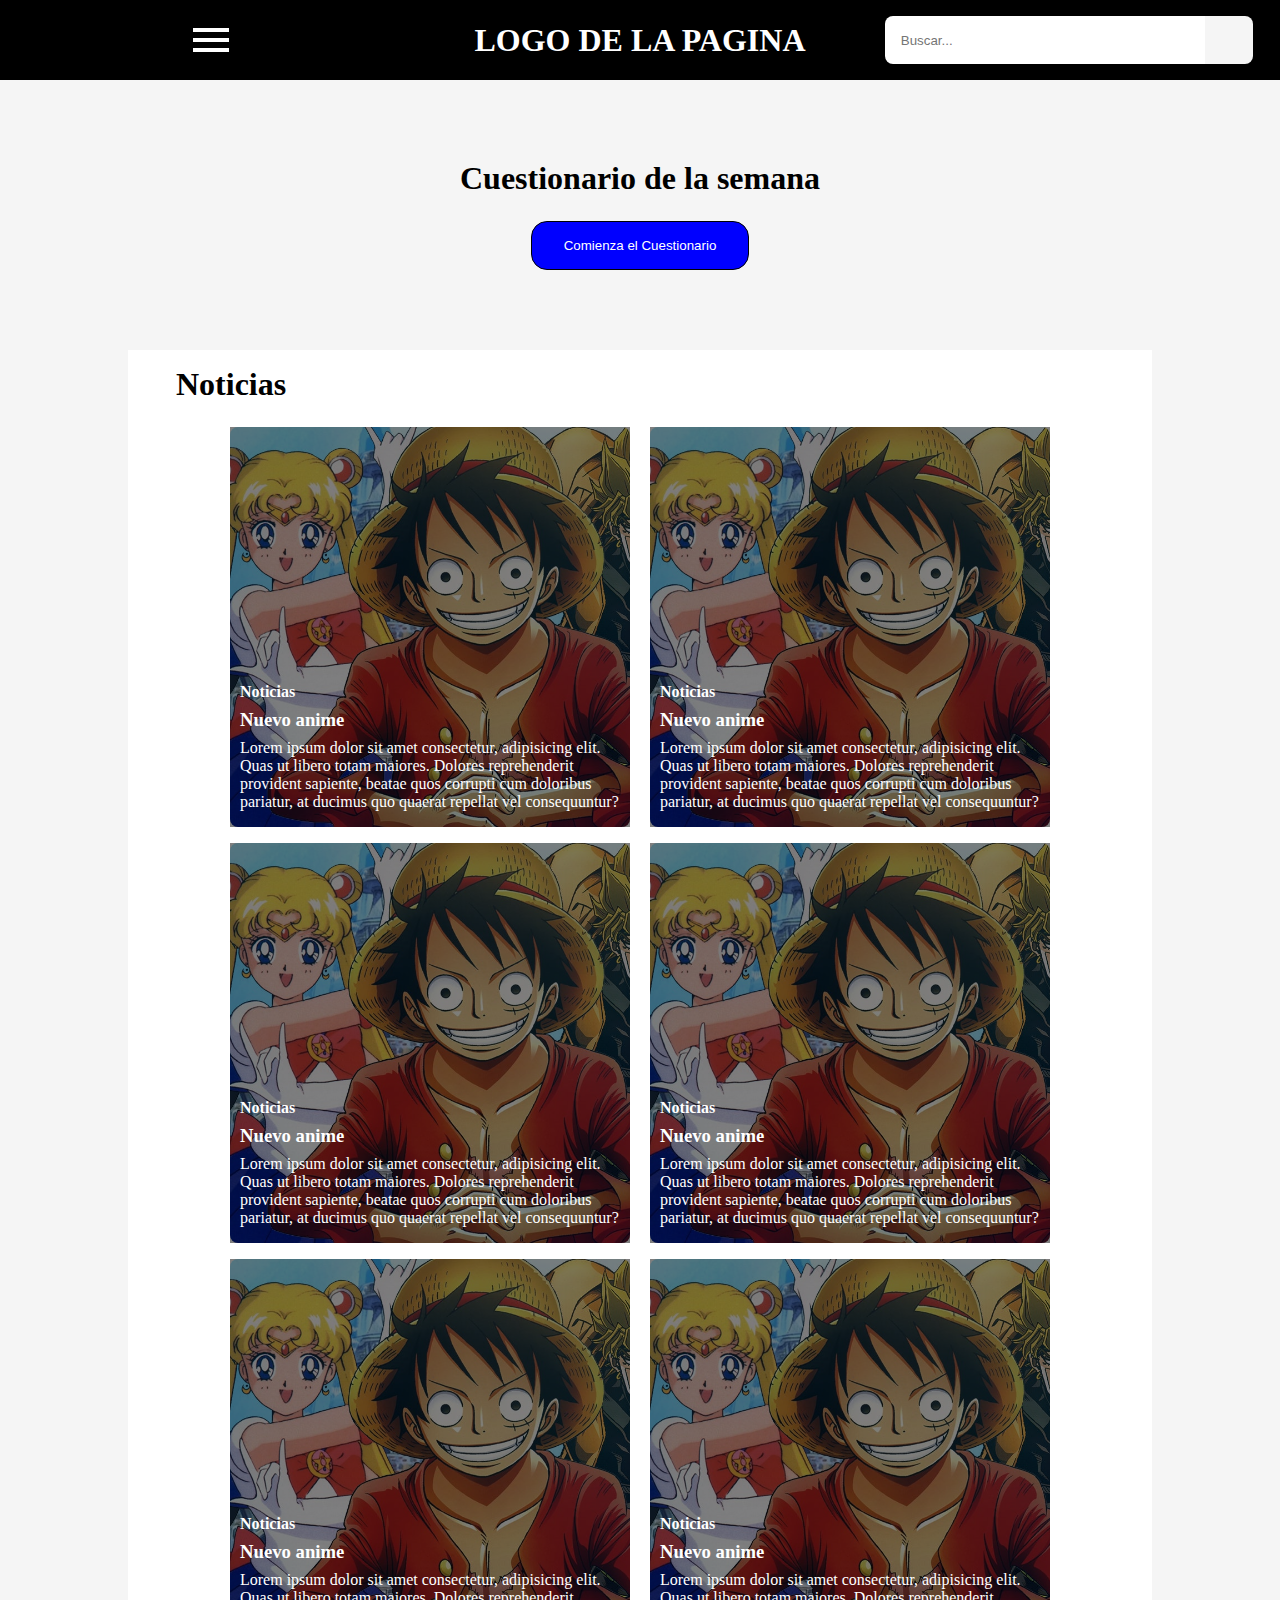
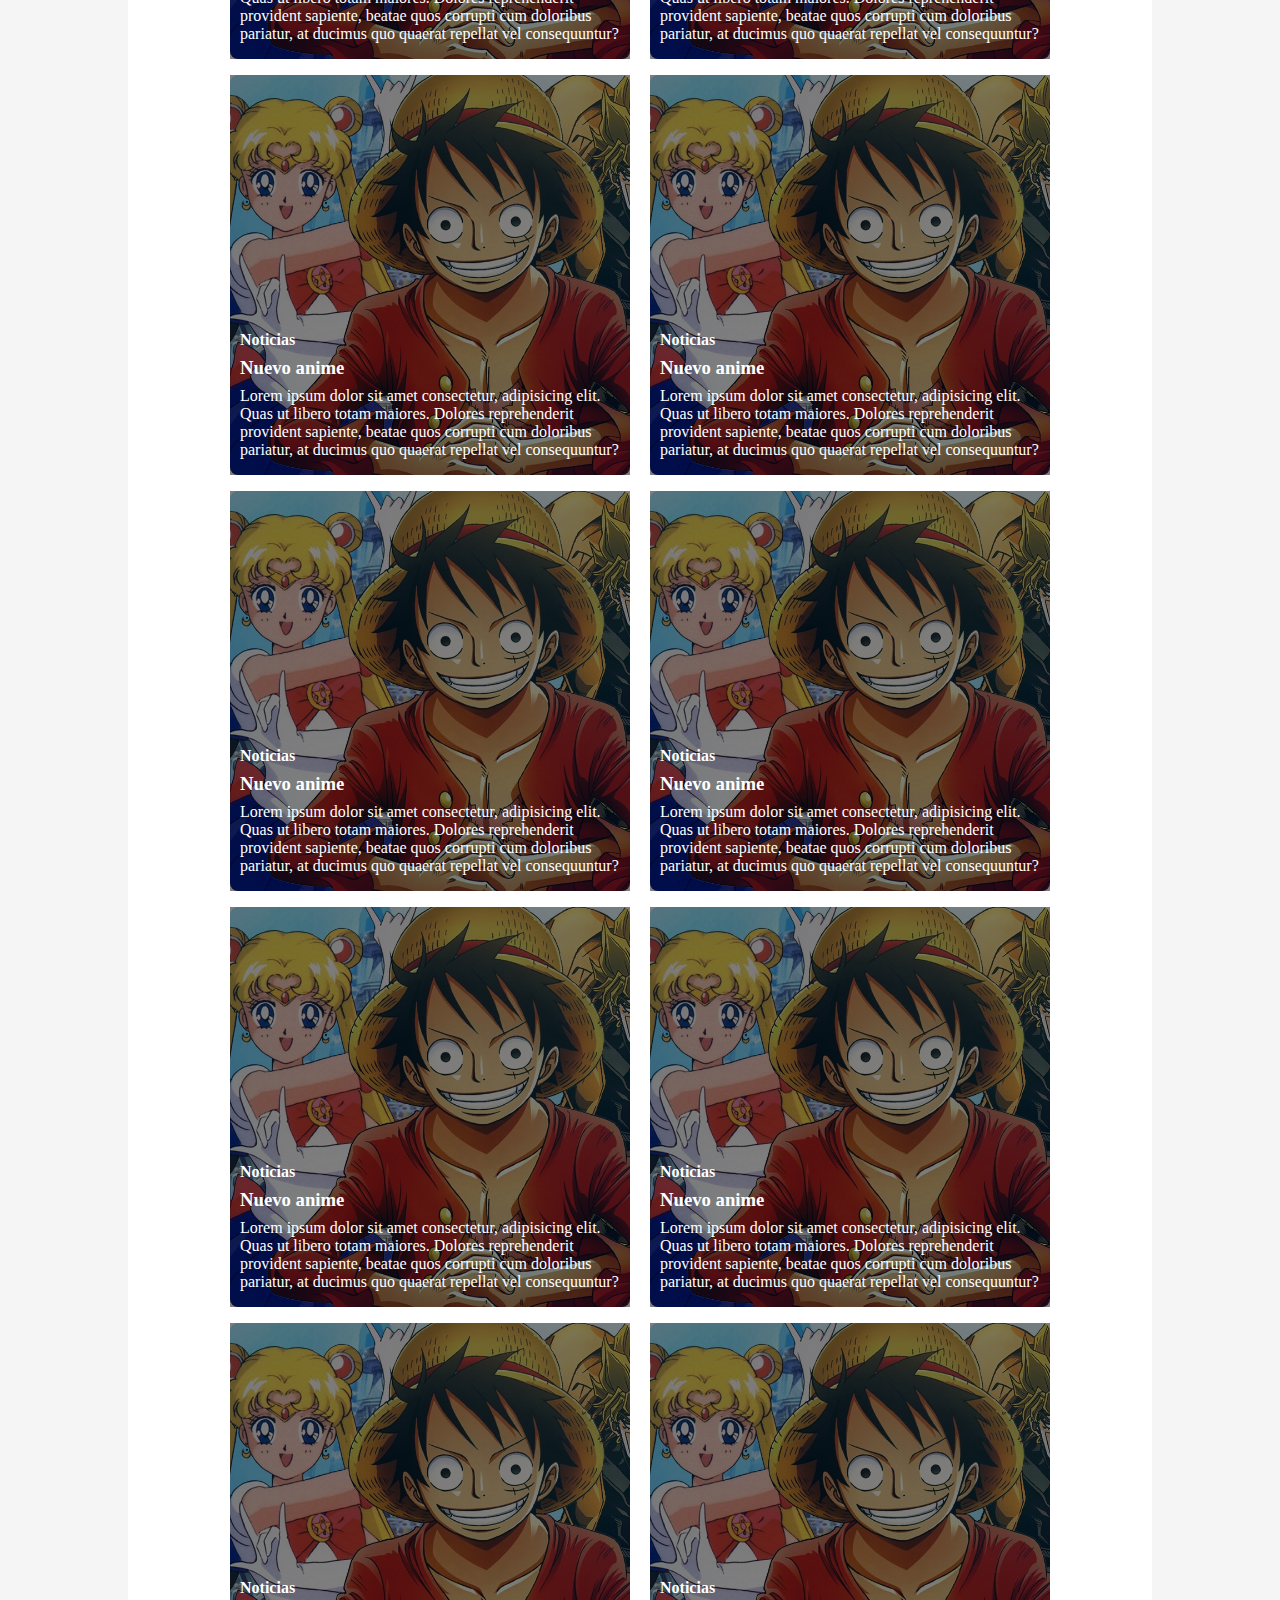
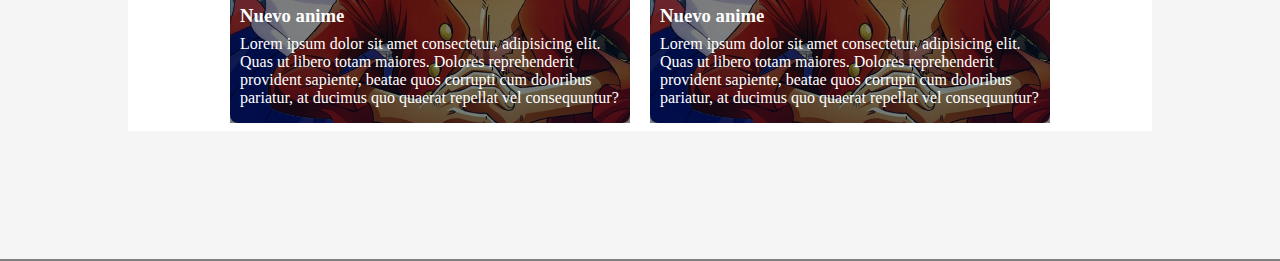
<file: index.html>
<!DOCTYPE html>
<html lang="en">
<head>
    <meta charset="UTF-8">
    <meta http-equiv="X-UA-Compatible" content="IE=edge">
    <meta name="viewport" content="width=device-width, initial-scale=1.0">
    <title>Proyecto final Codo a Codo</title>
    <link rel="stylesheet" href="style.css">
    <link rel="stylesheet" href="https://unicons.iconscout.com/release/v4.0.0/css/line.css">
    <link rel="preconnect" href="https://fonts.googleapis.com">
    <link rel="preconnect" href="https://fonts.gstatic.com" crossorigin>
    <link href="https://fonts.googleapis.com/css2?family=Montserrat&family=Roboto:wght@100&display=swap" rel="stylesheet">
</head>
<body>
<!--------------------------------------HEADER------------------------------------>
    <header>
        <nav class="navbar">
            <div class="menu-container">
                <ul class="menu">
                    <li class="menu-item">
                        <a href="#" class="menu-link">
                            <i class="uil uil-estate"></i>
                            <p>Home</p>
                        </a>
                    </li>
                    <li class="menu-item">
                        <a href="#" class="menu-link">
                            <i class="uil uil-newspaper"></i>
                            <p>Noticias</p>
                        </a>
                    </li>
                    <li class="menu-item">
                        <a href="#" class="menu-link">
                            <i class="uil uil-clipboard-alt"></i>
                            <p>Cuestionario</p>
                        </a>
                    </li>
                    <li class="menu-item">
                        <a href="#" class="menu-link">
                            <i class="uil uil-postcard"></i>
                            <p>Contacto</p>
                        </a>
                    </li>
                    <li class="menu-item user">
                        <a href="#" class="menu-link">
                            <i class="uil uil-sign-in-alt"></i>
                            <p>Login</p>
                        </a>
                    </li>
                    <li class="menu-item">
                        <a href="#" class="menu-link">
                            <i class="uil uil-signin"></i>
                            <p>Sign In</p>
                        </a>
                    </li>
                </ul>
                <div class="hamburger">
                    <span class="bar"></span>
                    <span class="bar"></span>
                    <span class="bar"></span>
                </div>
            </div>
            <div class="logo-container">
                <h1 style="color: white;">LOGO DE LA PAGINA</h1>
            </div>
            <div class="menu-search-container">
                <div class="searchbar">
                    <div class="searchbar-cancel-box">
                        <i class="uil uil-times"></i>
                    </div>
                    <div class="searchbar-input">
                        <input type="text" placeholder="Buscar...">
                    </div>
                    <div class="searchbar-box">
                        <i class="uil uil-search"></i>
                    </div>                    
                </div>
            </div>
        </nav>
    </header>
<!------------------------------------------------------------------------------>
<!--------------------------------------MAIN------------------------------------>
    <body>

        <div class="main-container">
            <div class="main-cuestionario-container">
                <div class="main-cuestionario-background">
                    <div class="main-cuestionario-title">
                        <h1>Cuestionario de la semana</h1>
                    </div>
                    <div class="main-cuestionario-button">
                        <a href="Cuestionario.html">
                            <button>Comienza el Cuestionario</button>
                        </a>
                    </div>
                </div>
            </div>
        </div>
        <div class="main-container news">
            <div class="main-container-title">
                <div class="main-title">
                    <h1>Noticias</h1>
                </div>
                <div class="main-title-line"></div>
            </div>

            <div class="main-card">
                <div class="main-card-background">
                    <a href="#">
                        <div class="main-card-text-container">
                            <div class="main-card-tag">
                                <p>Noticias</p>
                            </div>
                            <div class="main-card-title">
                                <h3>Nuevo anime</h3>
                            </div>
                            <div class="main-card-text">
                                <p>Lorem ipsum dolor sit amet consectetur, adipisicing elit. Quas ut libero totam maiores. Dolores reprehenderit provident sapiente, beatae quos corrupti cum doloribus pariatur, at ducimus quo quaerat repellat vel consequuntur?</p>
                            </div>
                        </div>
                    </a>   
                </div>
            </div>

            <div class="main-card">
                <div class="main-card-background">
                    <a href="#">
                        <div class="main-card-text-container">
                            <div class="main-card-tag">
                                <p>Noticias</p>
                            </div>
                            <div class="main-card-title">
                                <h3>Nuevo anime</h3>
                            </div>
                            <div class="main-card-text">
                                <p>Lorem ipsum dolor sit amet consectetur, adipisicing elit. Quas ut libero totam maiores. Dolores reprehenderit provident sapiente, beatae quos corrupti cum doloribus pariatur, at ducimus quo quaerat repellat vel consequuntur?</p>
                            </div>
                        </div>
                    </a>   
                </div>
            </div>

            <div class="main-card">
                <div class="main-card-background">
                    <a href="#">
                        <div class="main-card-text-container">
                            <div class="main-card-tag">
                                <p>Noticias</p>
                            </div>
                            <div class="main-card-title">
                                <h3>Nuevo anime</h3>
                            </div>
                            <div class="main-card-text">
                                <p>Lorem ipsum dolor sit amet consectetur, adipisicing elit. Quas ut libero totam maiores. Dolores reprehenderit provident sapiente, beatae quos corrupti cum doloribus pariatur, at ducimus quo quaerat repellat vel consequuntur?</p>
                            </div>
                        </div>
                    </a>   
                </div>
            </div>

            <div class="main-card">
                <div class="main-card-background">
                    <a href="#">
                        <div class="main-card-text-container">
                            <div class="main-card-tag">
                                <p>Noticias</p>
                            </div>
                            <div class="main-card-title">
                                <h3>Nuevo anime</h3>
                            </div>
                            <div class="main-card-text">
                                <p>Lorem ipsum dolor sit amet consectetur, adipisicing elit. Quas ut libero totam maiores. Dolores reprehenderit provident sapiente, beatae quos corrupti cum doloribus pariatur, at ducimus quo quaerat repellat vel consequuntur?</p>
                            </div>
                        </div>
                    </a>   
                </div>
            </div>

            <div class="main-card">
                <div class="main-card-background">
                    <a href="#">
                        <div class="main-card-text-container">
                            <div class="main-card-tag">
                                <p>Noticias</p>
                            </div>
                            <div class="main-card-title">
                                <h3>Nuevo anime</h3>
                            </div>
                            <div class="main-card-text">
                                <p>Lorem ipsum dolor sit amet consectetur, adipisicing elit. Quas ut libero totam maiores. Dolores reprehenderit provident sapiente, beatae quos corrupti cum doloribus pariatur, at ducimus quo quaerat repellat vel consequuntur?</p>
                            </div>
                        </div>
                    </a>   
                </div>
            </div>

            <div class="main-card">
                <div class="main-card-background">
                    <a href="#">
                        <div class="main-card-text-container">
                            <div class="main-card-tag">
                                <p>Noticias</p>
                            </div>
                            <div class="main-card-title">
                                <h3>Nuevo anime</h3>
                            </div>
                            <div class="main-card-text">
                                <p>Lorem ipsum dolor sit amet consectetur, adipisicing elit. Quas ut libero totam maiores. Dolores reprehenderit provident sapiente, beatae quos corrupti cum doloribus pariatur, at ducimus quo quaerat repellat vel consequuntur?</p>
                            </div>
                        </div>
                    </a>   
                </div>
            </div>

            <div class="main-card">
                <div class="main-card-background">
                    <a href="#">
                        <div class="main-card-text-container">
                            <div class="main-card-tag">
                                <p>Noticias</p>
                            </div>
                            <div class="main-card-title">
                                <h3>Nuevo anime</h3>
                            </div>
                            <div class="main-card-text">
                                <p>Lorem ipsum dolor sit amet consectetur, adipisicing elit. Quas ut libero totam maiores. Dolores reprehenderit provident sapiente, beatae quos corrupti cum doloribus pariatur, at ducimus quo quaerat repellat vel consequuntur?</p>
                            </div>
                        </div>
                    </a>   
                </div>
            </div>

            <div class="main-card">
                <div class="main-card-background">
                    <a href="#">
                        <div class="main-card-text-container">
                            <div class="main-card-tag">
                                <p>Noticias</p>
                            </div>
                            <div class="main-card-title">
                                <h3>Nuevo anime</h3>
                            </div>
                            <div class="main-card-text">
                                <p>Lorem ipsum dolor sit amet consectetur, adipisicing elit. Quas ut libero totam maiores. Dolores reprehenderit provident sapiente, beatae quos corrupti cum doloribus pariatur, at ducimus quo quaerat repellat vel consequuntur?</p>
                            </div>
                        </div>
                    </a>   
                </div>
            </div>

            <div class="main-card">
                <div class="main-card-background">
                    <a href="#">
                        <div class="main-card-text-container">
                            <div class="main-card-tag">
                                <p>Noticias</p>
                            </div>
                            <div class="main-card-title">
                                <h3>Nuevo anime</h3>
                            </div>
                            <div class="main-card-text">
                                <p>Lorem ipsum dolor sit amet consectetur, adipisicing elit. Quas ut libero totam maiores. Dolores reprehenderit provident sapiente, beatae quos corrupti cum doloribus pariatur, at ducimus quo quaerat repellat vel consequuntur?</p>
                            </div>
                        </div>
                    </a>   
                </div>
            </div>

            <div class="main-card">
                <div class="main-card-background">
                    <a href="#">
                        <div class="main-card-text-container">
                            <div class="main-card-tag">
                                <p>Noticias</p>
                            </div>
                            <div class="main-card-title">
                                <h3>Nuevo anime</h3>
                            </div>
                            <div class="main-card-text">
                                <p>Lorem ipsum dolor sit amet consectetur, adipisicing elit. Quas ut libero totam maiores. Dolores reprehenderit provident sapiente, beatae quos corrupti cum doloribus pariatur, at ducimus quo quaerat repellat vel consequuntur?</p>
                            </div>
                        </div>
                    </a>   
                </div>
            </div>

            <div class="main-card">
                <div class="main-card-background">
                    <a href="#">
                        <div class="main-card-text-container">
                            <div class="main-card-tag">
                                <p>Noticias</p>
                            </div>
                            <div class="main-card-title">
                                <h3>Nuevo anime</h3>
                            </div>
                            <div class="main-card-text">
                                <p>Lorem ipsum dolor sit amet consectetur, adipisicing elit. Quas ut libero totam maiores. Dolores reprehenderit provident sapiente, beatae quos corrupti cum doloribus pariatur, at ducimus quo quaerat repellat vel consequuntur?</p>
                            </div>
                        </div>
                    </a>   
                </div>
            </div>

            <div class="main-card">
                <div class="main-card-background">
                    <a href="#">
                        <div class="main-card-text-container">
                            <div class="main-card-tag">
                                <p>Noticias</p>
                            </div>
                            <div class="main-card-title">
                                <h3>Nuevo anime</h3>
                            </div>
                            <div class="main-card-text">
                                <p>Lorem ipsum dolor sit amet consectetur, adipisicing elit. Quas ut libero totam maiores. Dolores reprehenderit provident sapiente, beatae quos corrupti cum doloribus pariatur, at ducimus quo quaerat repellat vel consequuntur?</p>
                            </div>
                        </div>
                    </a>   
                </div>
            </div>

            <div class="main-card">
                <div class="main-card-background">
                    <a href="#">
                        <div class="main-card-text-container">
                            <div class="main-card-tag">
                                <p>Noticias</p>
                            </div>
                            <div class="main-card-title">
                                <h3>Nuevo anime</h3>
                            </div>
                            <div class="main-card-text">
                                <p>Lorem ipsum dolor sit amet consectetur, adipisicing elit. Quas ut libero totam maiores. Dolores reprehenderit provident sapiente, beatae quos corrupti cum doloribus pariatur, at ducimus quo quaerat repellat vel consequuntur?</p>
                            </div>
                        </div>
                    </a>   
                </div>
            </div>

            <div class="main-card">
                <div class="main-card-background">
                    <a href="#">
                        <div class="main-card-text-container">
                            <div class="main-card-tag">
                                <p>Noticias</p>
                            </div>
                            <div class="main-card-title">
                                <h3>Nuevo anime</h3>
                            </div>
                            <div class="main-card-text">
                                <p>Lorem ipsum dolor sit amet consectetur, adipisicing elit. Quas ut libero totam maiores. Dolores reprehenderit provident sapiente, beatae quos corrupti cum doloribus pariatur, at ducimus quo quaerat repellat vel consequuntur?</p>
                            </div>
                        </div>
                    </a>   
                </div>
            </div>
            
        </div>
    </body>
<!-------------------------------------------------------------------------------->
<!--------------------------------------FOOTER------------------------------------>
    <footer>

    </footer>
<!-------------------------------------------------------------------------------->
    <script src="main.js"></script>
</body>
</html>
</file>
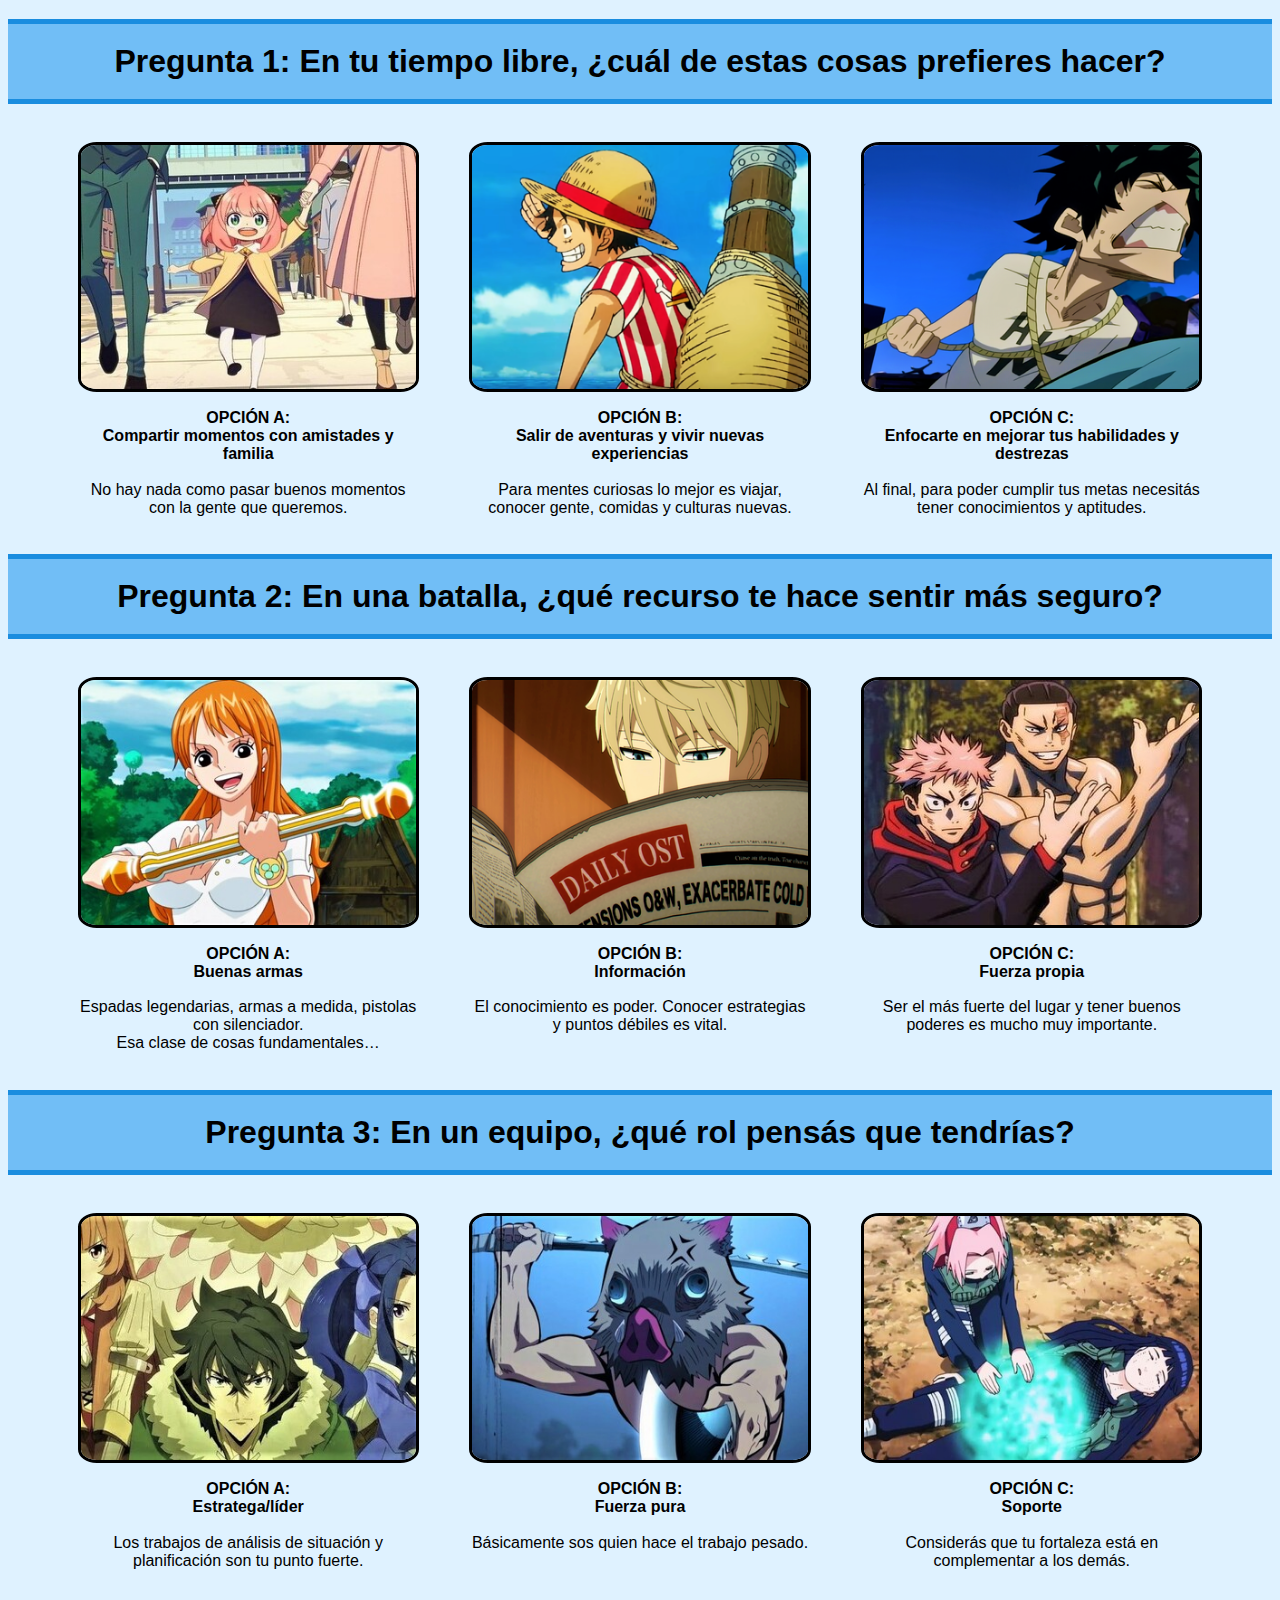
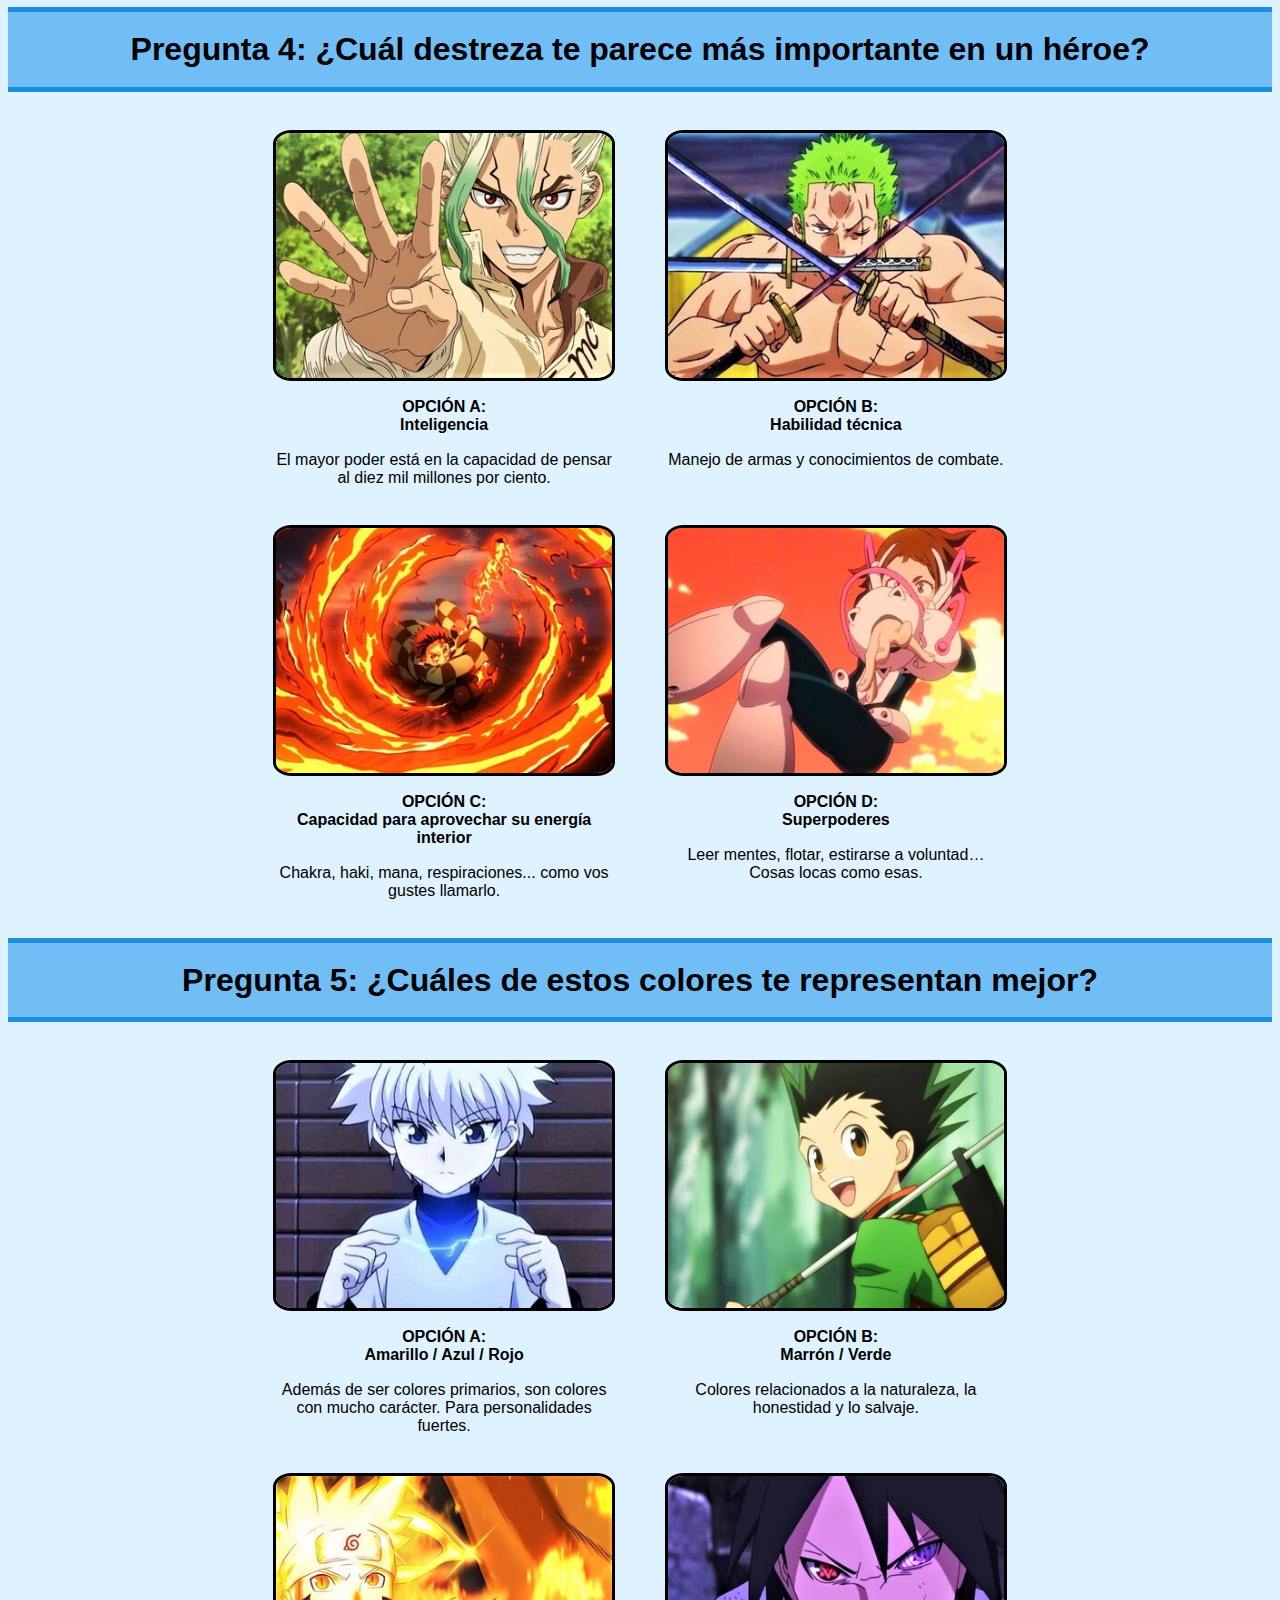
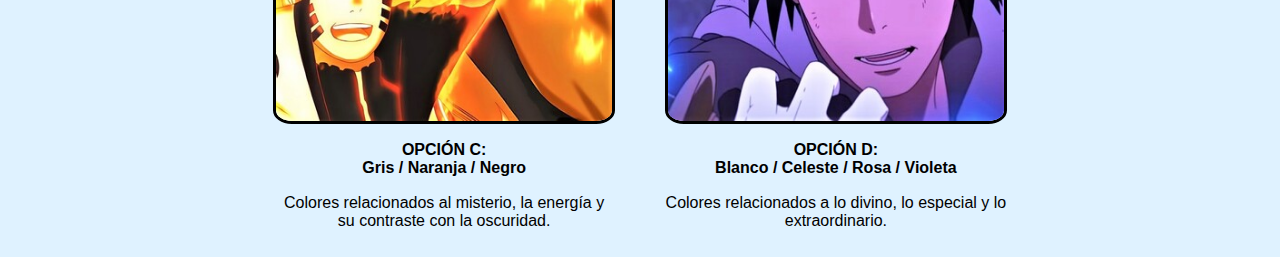
<file: Cuestionario-index.html>
<!DOCTYPE html>
<html lang="es">

<head>
    <meta charset="UTF-8">
    <meta http-equiv="X-UA-Compatible" content="IE=edge">
    <meta name="viewport" content="width=device-width, initial-scale=1.0">
    <link rel="stylesheet" href="Cuestionario-style.css">
    <title>¿Qué personaje de animé eres?</title>
</head>

<body>

    <!-- PREGUNTA 1 -->
    <div class="bloquepregunta">
        <h1 class="pregunta">Pregunta 1: En tu tiempo libre, ¿cuál de estas cosas prefieres hacer?</h1>
        <div class="bloqueopciones">
            <div class="opcion">
                <img class="imagen" src="Imagenes usadas\imagen.pregunta1.opcionA.jpg" alt="imagen.pregunta1.opcionA">
                <div class="bloquedescripcion">
                    <h4>OPCIÓN A:<br>Compartir momentos con amistades y familia</h4>
                    <p>No hay nada como pasar buenos momentos con la gente que queremos.</p>
                </div>
            </div>
            <div class="opcion">
                <img class="imagen" src="Imagenes usadas\imagen.pregunta1.opcionB.png" alt="imagen.pregunta1.opcionB">
                <div class="bloquedescripcion">
                    <h4>OPCIÓN B:<br>Salir de aventuras y vivir nuevas experiencias</h4>
                    <p>Para mentes curiosas lo mejor es viajar, conocer gente, comidas y culturas nuevas.</p>
                </div>
            </div>
            <div class="opcion">
                <img class="imagen" src="Imagenes usadas\imagen.pregunta1.opcionC.png" alt="imagen.pregunta1.opcionC">
                <div class="bloquedescripcion">
                    <h4>OPCIÓN C:<br>Enfocarte en mejorar tus habilidades y destrezas</h4>
                    <p>Al final, para poder cumplir tus metas necesitás tener conocimientos y aptitudes.</p>
                </div>
            </div>
        </div>
    </div>

    <!-- PREGUNTA 2 -->
    <div class="bloquepregunta">
        <h1 class="pregunta">Pregunta 2: En una batalla, ¿qué recurso te hace sentir más seguro?</h1>
        <div class="bloqueopciones">
            <div class="opcion">
                <img class="imagen" src="Imagenes usadas\imagen.pregunta2.opcionA.jpg" alt="imagen.pregunta2.opcionA">
                <div class="bloquedescripcion">
                    <h4>OPCIÓN A:<br>Buenas armas</h4>
                    <p>Espadas legendarias, armas a medida, pistolas con silenciador. <br> Esa clase de cosas
                        fundamentales…</p>
                </div>
            </div>
            <div class="opcion">
                <img class="imagen" src="Imagenes usadas\imagen.pregunta2.opcionB.png" alt="imagen.pregunta2.opcionB">
                <div class="bloquedescripcion">
                    <h4>OPCIÓN B:<br>Información</h4>
                    <p>El conocimiento es poder. Conocer estrategias y puntos débiles es vital.</p>
                </div>
            </div>
            <div class="opcion">
                <img class="imagen" src="Imagenes usadas\imagen.pregunta2.opcionC.jpg" alt="imagen.pregunta2.opcionC">
                <div class="bloquedescripcion">
                    <h4>OPCIÓN C:<br>Fuerza propia</h4>
                    <p>Ser el más fuerte del lugar y tener buenos poderes es mucho muy importante.</p>
                </div>
            </div>
        </div>
    </div>

    <!-- PREGUNTA 3 -->
    <div class="bloquepregunta">
        <h1 class="pregunta">Pregunta 3: En un equipo, ¿qué rol pensás que tendrías?</h1>
        <div class="bloqueopciones">
            <div class="opcion">
                <img class="imagen" src="Imagenes usadas\imagen.pregunta3.opcionA.jpg" alt="imagen.pregunta3.opcionA">
                <div class="bloquedescripcion">
                    <h4>OPCIÓN A:<br>Estratega/líder</h4>
                    <p>Los trabajos de análisis de situación y planificación son tu punto fuerte.</p>
                </div>
            </div>
            <div class="opcion">
                <img class="imagen" src="Imagenes usadas\imagen.pregunta3.opcionB.jpg" alt="imagen.pregunta3.opcionB">
                <div class="bloquedescripcion">
                    <h4>OPCIÓN B:<br>Fuerza pura</h4>
                    <p>Básicamente sos quien hace el trabajo pesado.</p>
                </div>
            </div>
            <div class="opcion">
                <img class="imagen" src="Imagenes usadas\imagen.pregunta3.opcionC.jpg" alt="imagen.pregunta3.opcionC">
                <div class="bloquedescripcion">
                    <h4>OPCIÓN C:<br>Soporte</h4>
                    <p>Considerás que tu fortaleza está en complementar a los demás.</p>
                </div>
            </div>
        </div>
    </div>

    <!-- PREGUNTA 4 -->
    <div class="bloquepregunta">
        <h1 class="pregunta">Pregunta 4: ¿Cuál destreza te parece más importante en un héroe?</h1>
        <div class="bloqueopciones">
            <div class="opcion">
                <img class="imagen" src="Imagenes usadas\imagen.pregunta4.opcionA.jpg" alt="imagen.pregunta4.opcionA">
                <div class="bloquedescripcion">
                    <h4>OPCIÓN A:<br>Inteligencia</h4>
                    <p>El mayor poder está en la capacidad de pensar al diez mil millones por ciento.</p>
                </div>
            </div>
            <div class="opcion">
                <img class="imagen" src="Imagenes usadas\imagen.pregunta4.opcionB.jpg" alt="imagen.pregunta4.opcionB">
                <div class="bloquedescripcion">
                    <h4>OPCIÓN B:<br>Habilidad técnica</h4>
                    <p>Manejo de armas y conocimientos de combate.</p>
                </div>
            </div>
        </div>
        <div class="bloqueopciones">
            <div class="opcion">
                <img class="imagen" src="Imagenes usadas\imagen.pregunta4.opcionC.jpg" alt="imagen.pregunta4.opcionC">
                <div class="bloquedescripcion">
                    <h4>OPCIÓN C:<br>Capacidad para aprovechar su energía interior</h4>
                    <p>Chakra, haki, mana, respiraciones... como vos gustes llamarlo.</p>
                </div>
            </div>
            <div class="opcion">
                <img class="imagen" src="Imagenes usadas\imagen.pregunta4.opcionD.jpg" alt="imagen.pregunta4.opcionD">
                <div class="bloquedescripcion">
                    <h4>OPCIÓN D:<br>Superpoderes</h4>
                    <p>Leer mentes, flotar, estirarse a voluntad… Cosas locas como esas.</p>
                </div>
            </div>
        </div>
    </div>
    </div>

    <!-- PREGUNTA 5 -->
    <div class="bloquepregunta">
        <h1 class="pregunta">Pregunta 5: ¿Cuáles de estos colores te representan mejor?</h1>
        <div class="bloqueopciones">
            <div class="opcion">
                <img class="imagen" src="Imagenes usadas\imagen.pregunta5.opcionA.jpg" alt="imagen.pregunta5.opcionA">
                <div class="bloquedescripcion">
                    <h4>OPCIÓN A:<br>Amarillo / Azul / Rojo</h4>
                    <p>Además de ser colores primarios, son colores con mucho carácter. Para personalidades
                        fuertes.</p>
                </div>
            </div>
            <div class="opcion">
                <img class="imagen" src="Imagenes usadas\imagen.pregunta5.opcionB.jpg" alt="imagen.pregunta5.opcionB">
                <div class="bloquedescripcion">
                    <h4>OPCIÓN B:<br>Marrón / Verde</h4>
                    <p>Colores relacionados a la naturaleza, la honestidad y lo salvaje.</p>
                </div>
            </div>
        </div>
        <div class="bloqueopciones">
            <div class="opcion">
                <img class="imagen" src="Imagenes usadas\imagen.pregunta5.opcionC.jpg" alt="imagen.pregunta5.opcionC">
                <div class="bloquedescripcion">
                    <h4>OPCIÓN C:<br>Gris / Naranja / Negro</h4>
                    <p>Colores relacionados al misterio, la energía y su contraste con la oscuridad.</p>
                </div>
            </div>
            <div class="opcion">
                <img class="imagen" src="Imagenes usadas\imagen.pregunta5.opcionD.jpg" alt="imagen.pregunta5.opcionD">
                <div class="bloquedescripcion">
                    <h4>OPCIÓN D:<br>Blanco / Celeste / Rosa / Violeta</h4>
                    <p>Colores relacionados a lo divino, lo especial y lo extraordinario.</p>
                </div>
            </div>
        </div>
    </div>
    </div>
</body>

</html>
</file>
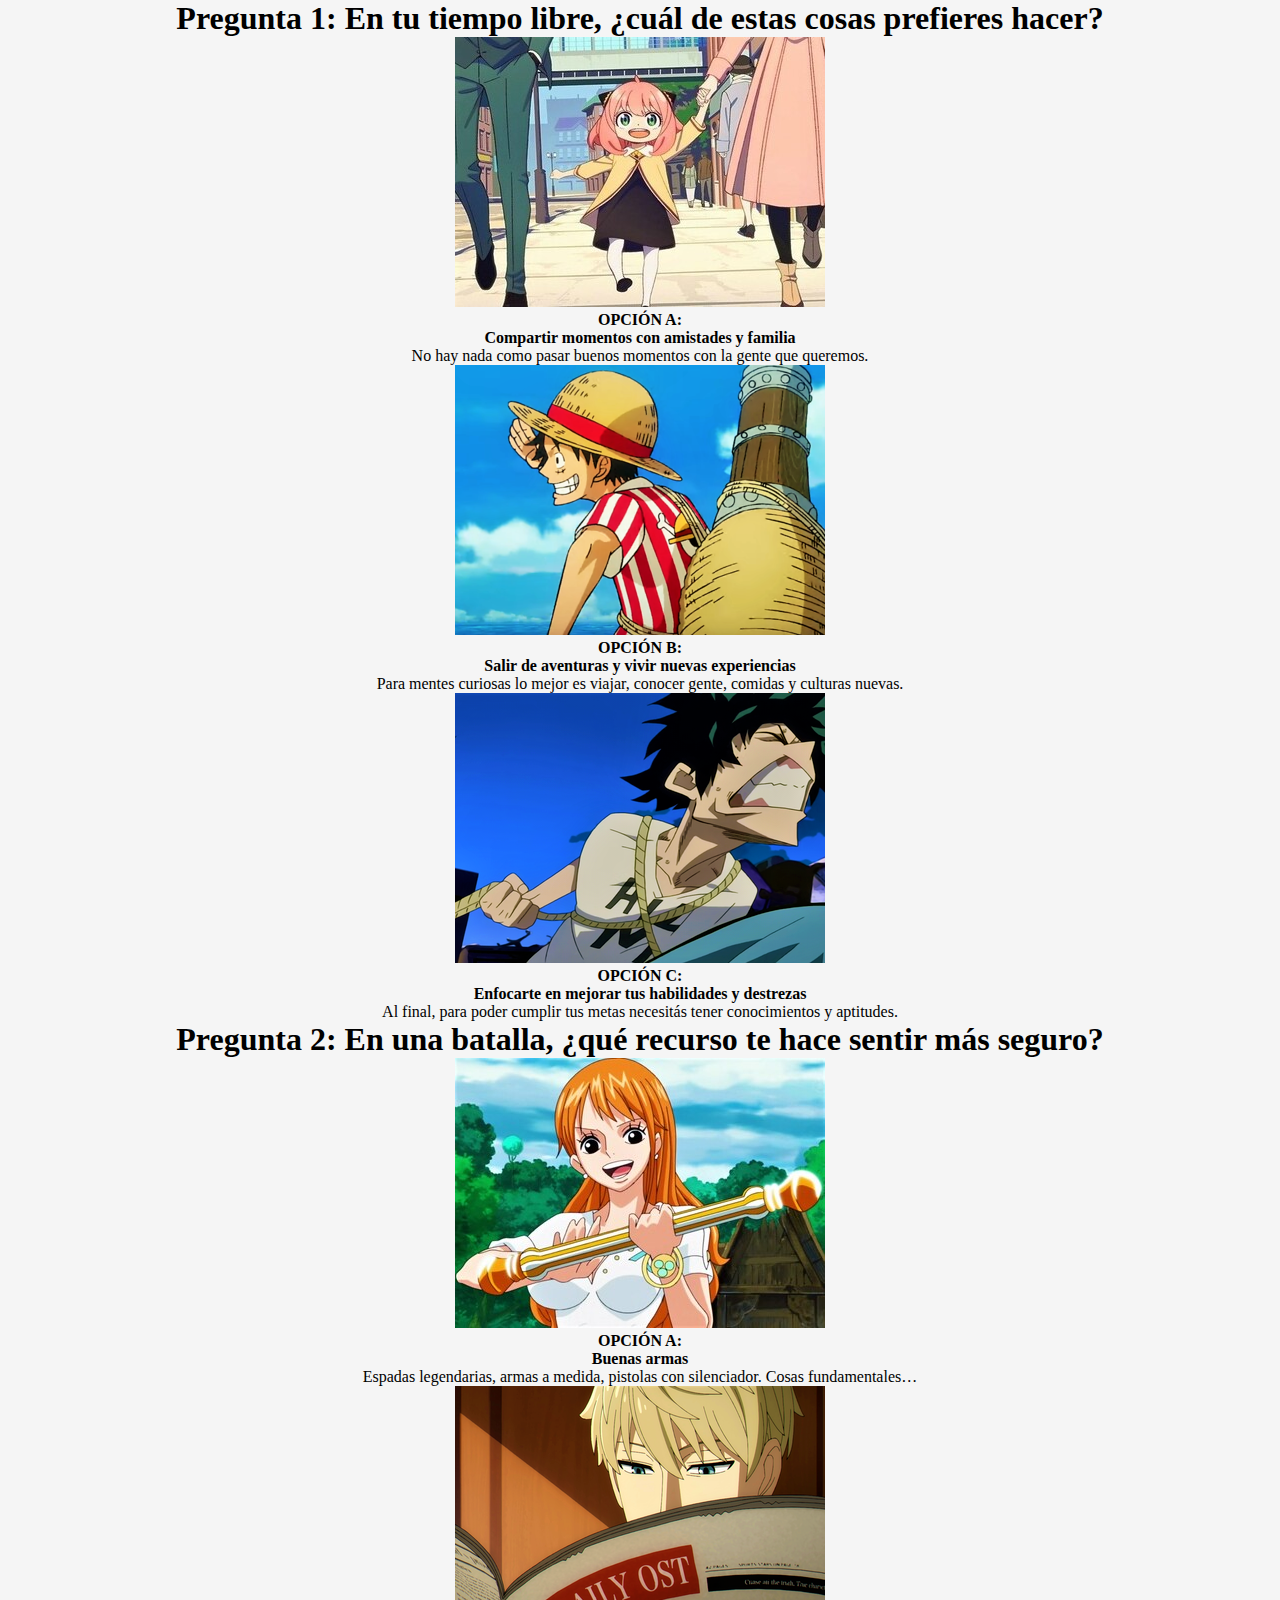
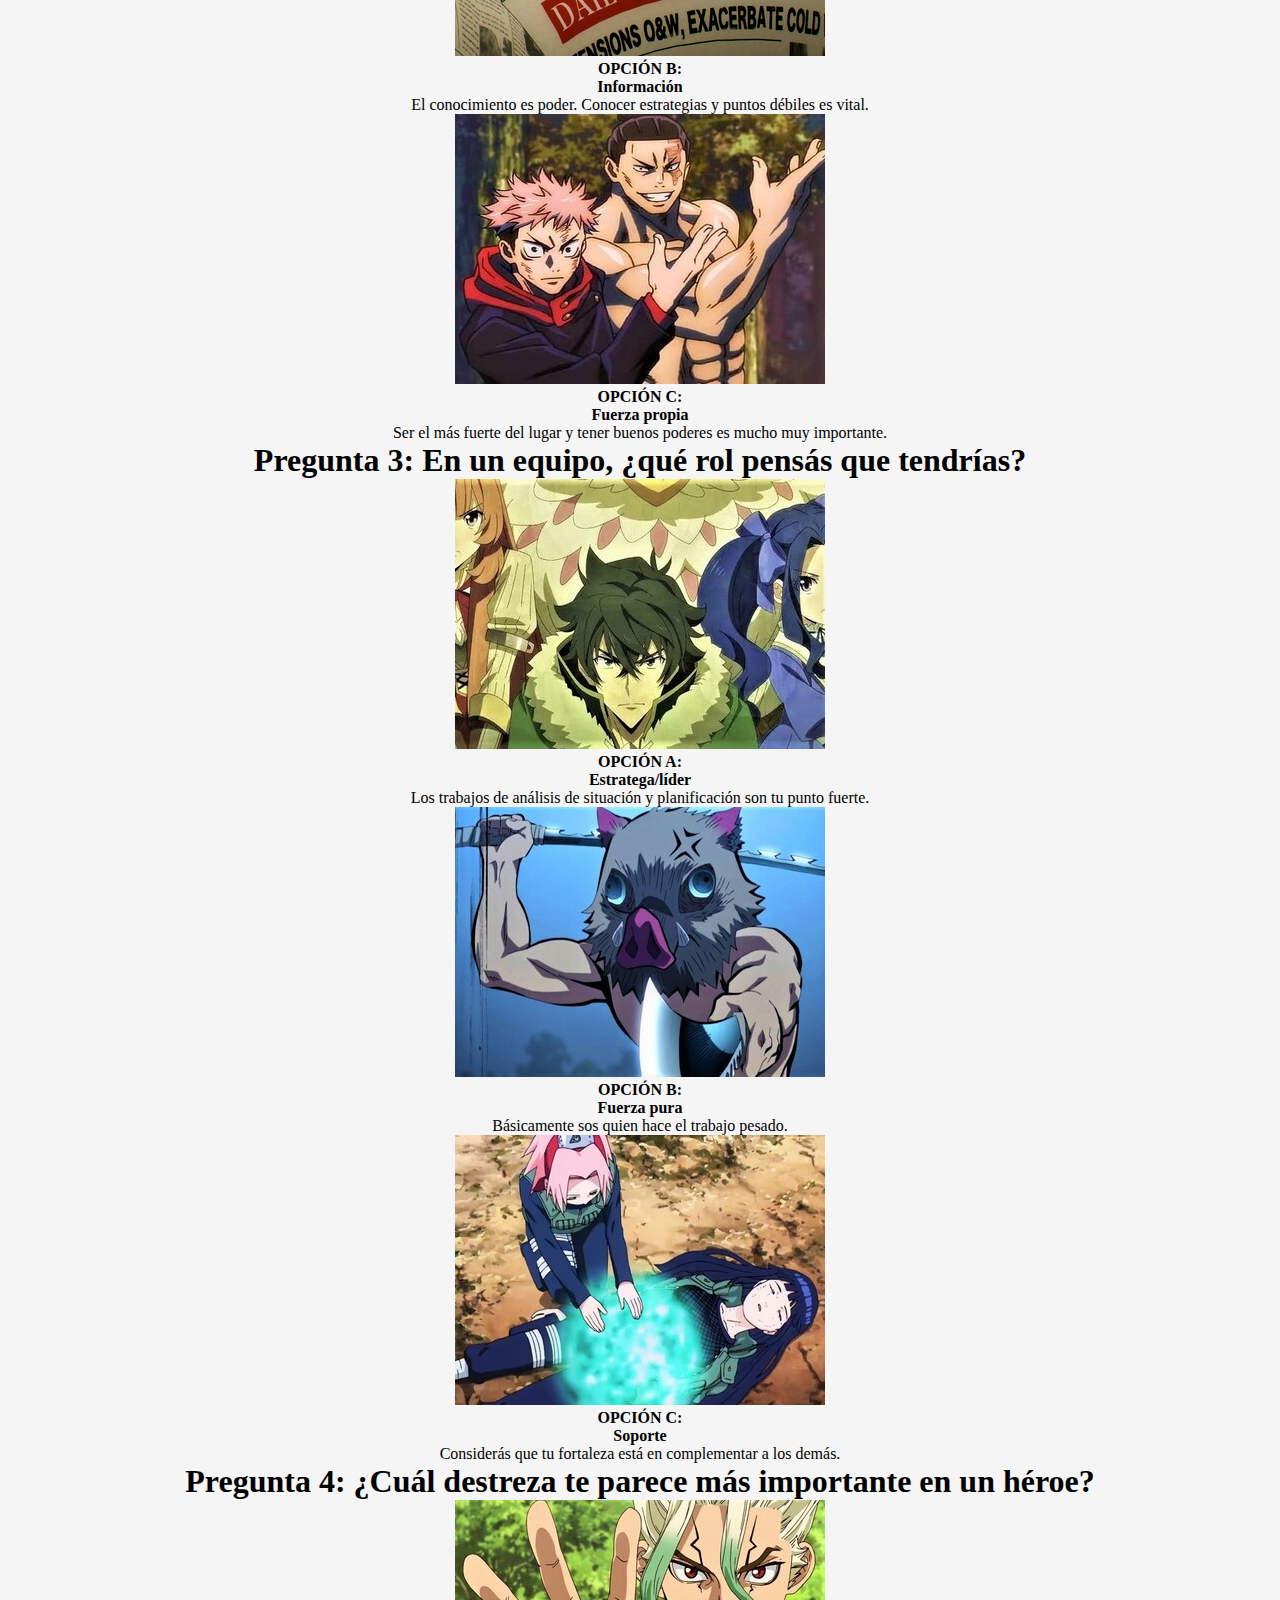
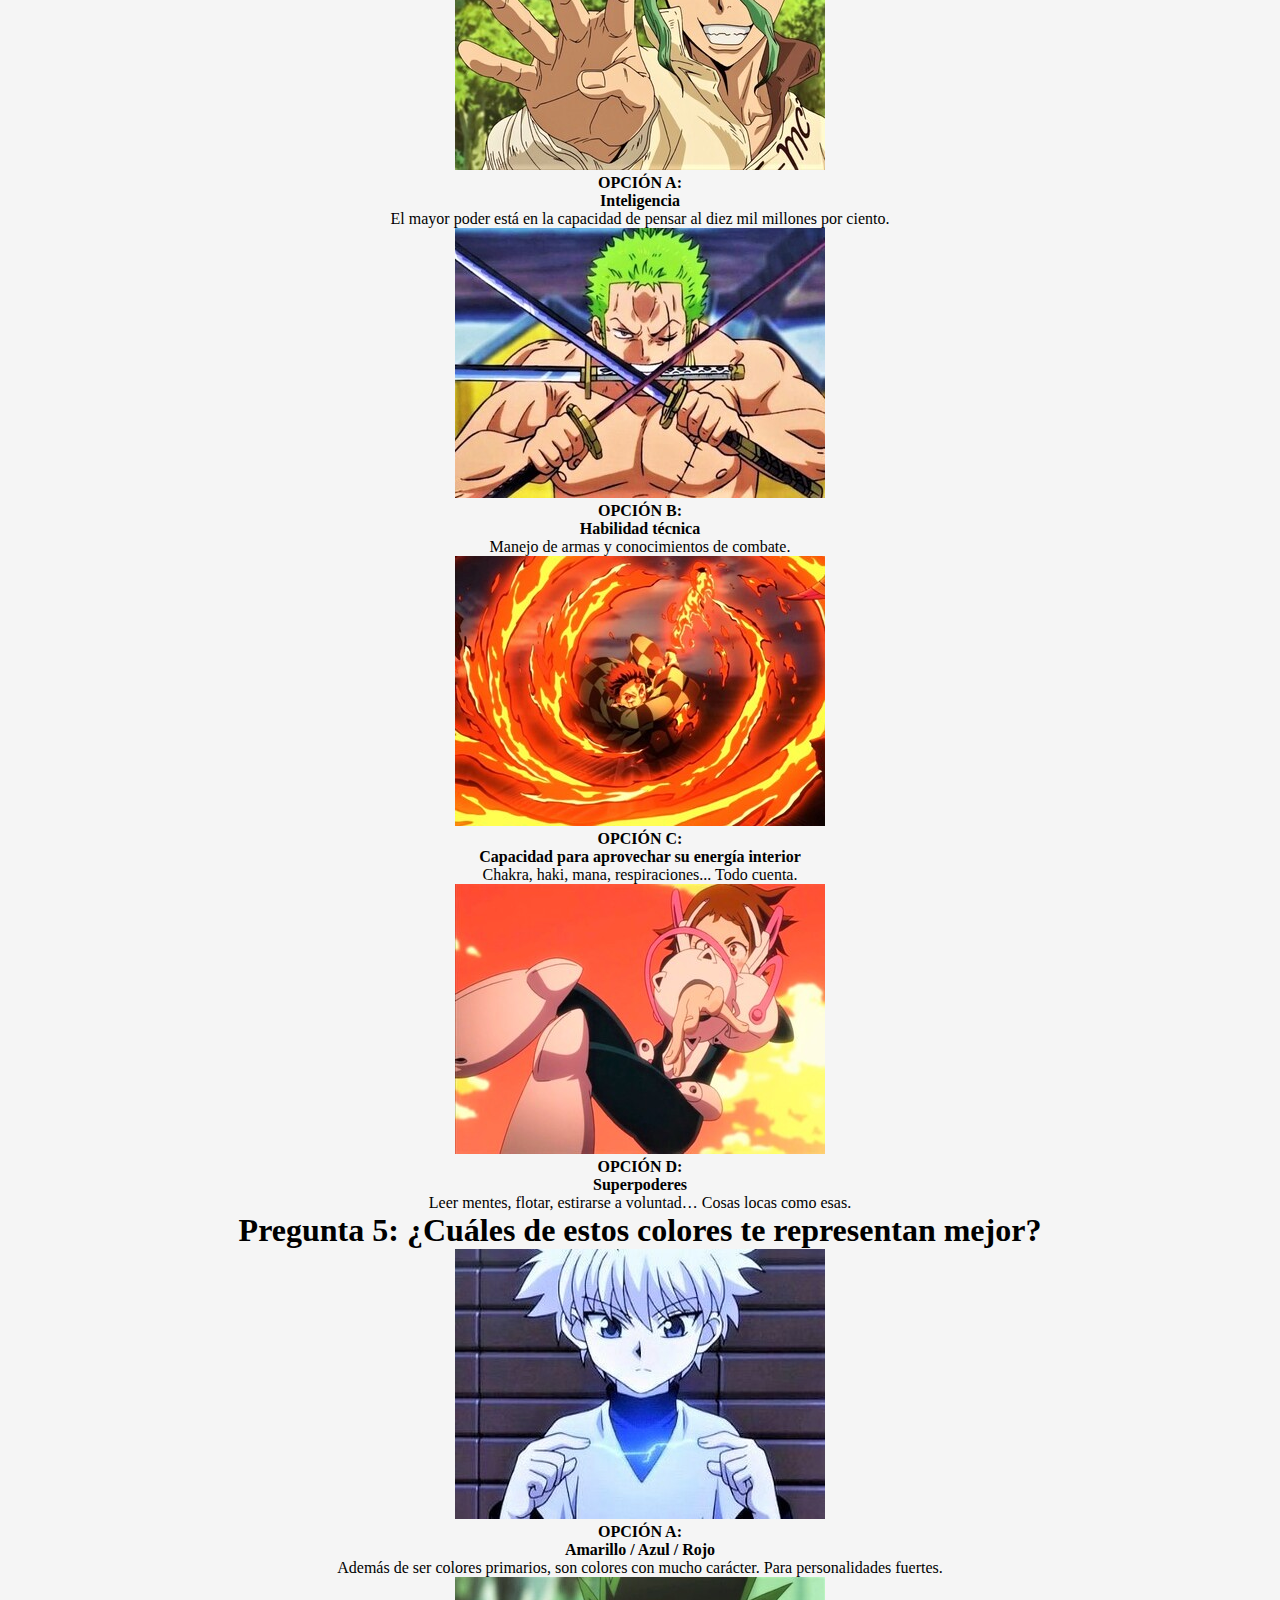
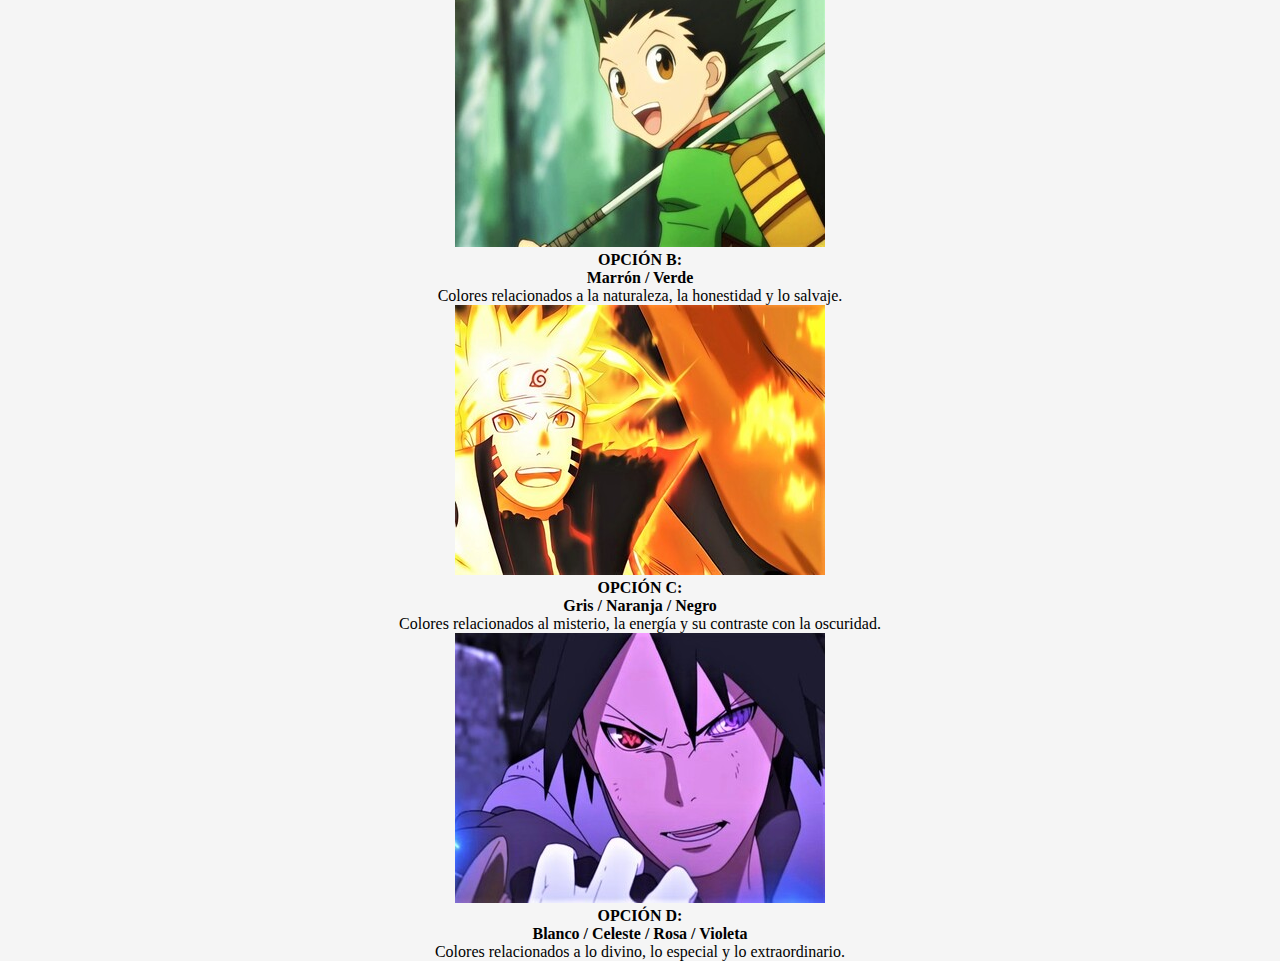
<file: Cuestionario.html>
<!DOCTYPE html>
<html lang="es">

<head>
    <meta charset="UTF-8">
    <meta http-equiv="X-UA-Compatible" content="IE=edge">
    <meta name="viewport" content="width=device-width, initial-scale=1.0">
    <link rel="stylesheet" href="style.css">
    <title>¿Qué personaje de animé eres?</title>
</head>

<body>

    <!-- PREGUNTA 1 -->
    <div class="bloquepregunta">
        <h1 class="pregunta">Pregunta 1: En tu tiempo libre, ¿cuál de estas cosas prefieres hacer?</h1>
        <div class="bloqueopciones">
            <div class="opcion">
                <img class="imagen" src="Imagenes usadas\imagen.pregunta1.opcionA.jpg" alt="imagen.pregunta1.opcionA">
                <div class="bloquedescripcion">
                    <h4>OPCIÓN A:<br>Compartir momentos con amistades y familia</h4>
                    <p>No hay nada como pasar buenos momentos con la gente que queremos.</p>
                </div>
            </div>

            <div class="opcion">
                <img class="imagen" src="Imagenes usadas\imagen.pregunta1.opcionB.png" alt="imagen.pregunta1.opcionB">
                <div class="bloquedescripcion">
                    <h4>OPCIÓN B:<br>Salir de aventuras y vivir nuevas experiencias</h4>
                    <p>Para mentes curiosas lo mejor es viajar, conocer gente, comidas y culturas nuevas.</p>
                </div>
            </div>

            <div class="opcion">
                <img class="imagen" src="Imagenes usadas\imagen.pregunta1.opcionC.png" alt="imagen.pregunta1.opcionC">
                <div class="bloquedescripcion">
                    <h4>OPCIÓN C:<br>Enfocarte en mejorar tus habilidades y destrezas</h4>
                    <p>Al final, para poder cumplir tus metas necesitás tener conocimientos y aptitudes.</p>
                </div>
            </div>
        </div>
    </div>

    <!-- PREGUNTA 2 -->
    <div class="bloquepregunta">
        <h1 class="pregunta">Pregunta 2: En una batalla, ¿qué recurso te hace sentir más seguro?</h1>
        <div class="bloqueopciones">
            <div class="opcion">
                <img class="imagen" src="Imagenes usadas\imagen.pregunta2.opcionA.jpg" alt="imagen.pregunta2.opcionA">
                <div class="bloquedescripcion">
                    <h4>OPCIÓN A:<br>Buenas armas</h4>
                    <p>Espadas legendarias, armas a medida, pistolas con silenciador. Cosas fundamentales…</p>
                </div>
            </div>

            <div class="opcion">
                <img class="imagen" src="Imagenes usadas\imagen.pregunta2.opcionB.png" alt="imagen.pregunta2.opcionB">
                <div class="bloquedescripcion">
                    <h4>OPCIÓN B:<br>Información</h4>
                    <p>El conocimiento es poder. Conocer estrategias y puntos débiles es vital.</p>
                </div>
            </div>

            <div class="opcion">
                <img class="imagen" src="Imagenes usadas\imagen.pregunta2.opcionC.jpg" alt="imagen.pregunta2.opcionC">
                <div class="bloquedescripcion">
                    <h4>OPCIÓN C:<br>Fuerza propia</h4>
                    <p>Ser el más fuerte del lugar y tener buenos poderes es mucho muy importante.</p>
                </div>
            </div>
        </div>
    </div>

    <!-- PREGUNTA 3 -->
    <div class="bloquepregunta">
        <h1 class="pregunta">Pregunta 3: En un equipo, ¿qué rol pensás que tendrías?</h1>
        <div class="bloqueopciones">
            <div class="opcion">
                <img class="imagen" src="Imagenes usadas\imagen.pregunta3.opcionA.jpg" alt="imagen.pregunta3.opcionA">
                <div class="bloquedescripcion">
                    <h4>OPCIÓN A:<br>Estratega/líder</h4>
                    <p>Los trabajos de análisis de situación y planificación son tu punto fuerte.</p>
                </div>
            </div>

            <div class="opcion">
                <img class="imagen" src="Imagenes usadas\imagen.pregunta3.opcionB.jpg" alt="imagen.pregunta3.opcionB">
                <div class="bloquedescripcion">
                    <h4>OPCIÓN B:<br>Fuerza pura</h4>
                    <p>Básicamente sos quien hace el trabajo pesado.</p>
                </div>
            </div>

            <div class="opcion">
                <img class="imagen" src="Imagenes usadas\imagen.pregunta3.opcionC.jpg" alt="imagen.pregunta3.opcionC">
                <div class="bloquedescripcion">
                    <h4>OPCIÓN C:<br>Soporte</h4>
                    <p>Considerás que tu fortaleza está en complementar a los demás.</p>
                </div>
            </div>
        </div>
    </div>

    <!-- PREGUNTA 4 -->
    <div class="bloquepregunta">
        <h1 class="pregunta">Pregunta 4: ¿Cuál destreza te parece más importante en un héroe?</h1>
        <div class="bloqueopciones">
            <div class="opcion">

                <img class="imagen" src="Imagenes usadas\imagen.pregunta4.opcionA.jpg" alt="imagen.pregunta4.opcionA">
                <div class="bloquedescripcion">
                    <h4>OPCIÓN A:<br>Inteligencia</h4>
                    <p>El mayor poder está en la capacidad de pensar al diez mil millones por ciento.</p>
                </div>
            </div>

            <div class="opcion">
                <img class="imagen" src="Imagenes usadas\imagen.pregunta4.opcionB.jpg" alt="imagen.pregunta4.opcionB">
                <div class="bloquedescripcion">
                    <h4>OPCIÓN B:<br>Habilidad técnica</h4>
                    <p>Manejo de armas y conocimientos de combate.</p>
                </div>
            </div>

            <div class="opcion">
                <img class="imagen" src="Imagenes usadas\imagen.pregunta4.opcionC.jpg" alt="imagen.pregunta4.opcionC">
                <div class="bloquedescripcion">
                    <h4>OPCIÓN C:<br>Capacidad para aprovechar su energía interior</h4>
                    <p>Chakra, haki, mana, respiraciones... Todo cuenta.</p>
                </div>
            </div>

            <div class="opcion">
                <img class="imagen" src="Imagenes usadas\imagen.pregunta4.opcionD.jpg" alt="imagen.pregunta4.opcionD">
                <div class="bloquedescripcion">
                    <h4>OPCIÓN D:<br>Superpoderes</h4>
                    <p>Leer mentes, flotar, estirarse a voluntad… Cosas locas como esas.</p>
                </div>
            </div>
        </div>
    </div>
    </div>

    <!-- PREGUNTA 5 -->
    <div class="bloquepregunta">
        <h1 class="pregunta">Pregunta 5: ¿Cuáles de estos colores te representan mejor?</h1>
        <div class="bloqueopciones">
            <div class="opcion">
                <img class="imagen" src="Imagenes usadas\imagen.pregunta5.opcionA.jpg" alt="imagen.pregunta5.opcionA">
                <div class="bloquedescripcion">
                    <h4>OPCIÓN A:<br>Amarillo / Azul / Rojo</h4>
                    <p>Además de ser colores primarios, son colores con mucho carácter. Para personalidades
                        fuertes.</p>
                </div>
            </div>

            <div class="opcion">
                <img class="imagen" src="Imagenes usadas\imagen.pregunta5.opcionB.jpg" alt="imagen.pregunta5.opcionB">
                <div class="bloquedescripcion">
                    <h4>OPCIÓN B:<br>Marrón / Verde</h4>
                    <p>Colores relacionados a la naturaleza, la honestidad y lo salvaje.</p>
                </div>
            </div>

            <div class="opcion">
                <img class="imagen" src="Imagenes usadas\imagen.pregunta5.opcionC.jpg" alt="imagen.pregunta5.opcionC">
                <div class="bloquedescripcion">
                    <h4>OPCIÓN C:<br>Gris / Naranja / Negro</h4>
                    <p>Colores relacionados al misterio, la energía y su contraste con la oscuridad.</p>
                </div>
            </div>
            
            <div class="opcion">
                <img class="imagen" src="Imagenes usadas\imagen.pregunta5.opcionD.jpg" alt="imagen.pregunta5.opcionD">
                <div class="bloquedescripcion">
                    <h4>OPCIÓN D:<br>Blanco / Celeste / Rosa / Violeta</h4>
                    <p>Colores relacionados a lo divino, lo especial y lo extraordinario.</p>
                </div>
            </div>
        </div>
    </div>
    </div>
</body>

</html>
</file>
<file: style.css>
/* COLORES

PRINCIPAL: 
SECUNDARIO: 
DETALLES: 

*/

*{
    margin: 0;
    padding: 0;
}

/*HEADER*/

header{
    background-color: black;
}

.navbar{
    height: 5rem;
    display: flex;
    justify-content: space-between;
    align-items: center;
    width: 100%;
    color: white;
}

/*MENU Y HAMBURGER*/
.menu-container{
    width: 33%;
    display: flex;
    justify-content: center;
}

.menu{
    display: flex;
    justify-content: space-between;
    align-items: center;
    gap: 2rem;
    position: absolute;
    left: -100%;
    top: 5rem;
    gap: 0;
    flex-direction: column;
    background-color: black;
    width: 33%;
    text-align: center;
    transition: 0.3s;
}

.menu.active{
    left: 0;
}

.menu-item{
    list-style: none;
    margin: 1rem 0;
}

.menu-link{
    color: white;
    text-decoration: none;
    transition: 0.7s ease;
}

.menu-link:hover{
    color: red;
}

.hamburger{
    cursor: pointer;
    border-radius: 0.5rem;
    width: 4rem;
    height: 4rem;
    display: flex;
    flex-direction: column;
    justify-content: center;
    align-items: center;
}

.hamburger:hover{
    background-color: grey;
}

.bar{
    display: block;
    width: 2.25rem;
    height: 0.25rem;
    margin: 0.2rem auto;
    -webkit-transition: all 0.3s ease-in-out;
    transition: all 0.3s ease-in-out;
    background-color: white;
}

.user{
    border-top: 1px solid grey;
    width: 100%;
    padding-top: 1.5rem;
}

/*LOGO*/
.logo-container{
    width: 33%;
}

/*SEARCHBAR*/
.menu-search-container{
    width: 33%;
    color: black;
    font-size: 2rem;
}

.searchbar{
    width: 100%;
    display: flex;
    justify-content: center;
    align-items: center;
}

.searchbar-input input{
    height: 3rem;
    width: 20rem;
    border: none;
    outline: none;
    border-radius: 0.5rem 0 0 0.5rem;
    float: left;
    text-indent: 1rem;
    -webkit-transition: all 0.5s ease-in-out;
    transition:  0.5s ease-in-out;
}

.searchbar-box{
    width: 3rem;
    height: 3rem;
    border-radius: 0 0.5rem 0.5rem 0;
    display: flex;
    justify-content: center;
    align-items: center;
    float: left;
    background-color: rgb(245, 245, 245);
}

.searchbar-box:hover{
    cursor: pointer;
}

.searchbar-cancel-box{
    width: 3rem;
    height: 3rem;
    display: none;
    color: white;
    float: left;
    font-size: 1rem;
}

.searchbar-cancel-box:hover{
    cursor: pointer;
}

/*BODY*/
body{
    text-align: center;
    overflow-x: hidden;
    background-color: rgb(245, 245, 245);
}
/*MAIN*/
.main-container{
    width: 80%;
    margin: auto;
    margin-top: 5rem;
}

.main-cuestionario-button{
    margin-top: 1.5rem;
}

.main-cuestionario-button button{
    border-radius: 1rem;
    padding: 1rem 2rem 1rem 2rem;
    background-color: blue;
    color: white;
    border: 1px black solid;
}

.main-cuestionario-button button:hover{
    cursor: pointer;
    background-color: darkblue;
}

/*NOTICIAS PAGINA PRINCIPAL*/
.news{
    background-color: white;
}

.main-container-title{
    width: 100%;
    text-align: left;
}

.main-container-title h1{
    margin: 0 0 1rem 3rem;
    padding-top: 1rem;
}

/*DISEÑO CARTA*/


.main-card{
    background-color: black;
    border: none;
    border-radius: 0.5rem;
    width: 25rem;
    height: 25rem;
    display: inline-block;
    text-align: left;
    margin: 0.5rem;
    background-image: url('img/ejemplo-noticia.jpeg');
    background-position: center;
    background-repeat: no-repeat;
    background-size: cover;
}

.main-card:hover{
    cursor: pointer;
}

.main-card-background{
    height: 100%;
    width: 100%;
    background-color: rgba(0, 0, 0, 0.5);
}

.main-card-background:hover{
    background-color: rgba(0, 0, 0, 0.7);
}

.main-card a{
    text-decoration: none;
    color: white;
}

.main-card-text-container{
    width: 95%;
    height: 100%;
    margin: auto;
    display: flex;
    flex-direction: column;
    justify-content: end;
}

.main-card-tag{
    font-weight: bold;
    margin-bottom: 0.5rem;
}

.main-card-title{
    font-weight: bold;
    margin-bottom: 0.5rem;
}

.main-card-text{
    margin-bottom: 1rem;
}

/*FOOTER*/

footer{
    margin-top: 8rem;
    border-top: 2px solid grey;
}

/*MOBILE*/
@media only screen and (max-width: 1250px){
    /*HEADER*/
    .menu{
        width: 75%;
    }
    
    /*SEARCHBAR*/

    .searchbar-input input{
        float: right;
        width: 0;
    }

    .searchbar-input.active input{
        display: flex;
        width: 100%;
    }

    .searchbar-box{
        color: white;
        background-color: black;
        transition: 1s ease-out;
    }
    
    .searchbar-box.active{
        color: black;
        background-color: rgb(245, 245, 245);
        border-radius: 0 0.5rem 0.5rem 0;
        transition: 0.1s ease-out;
    }

    .searchbar-cancel-box.active{
        display: flex;
        justify-content: center;
        align-items: center;
    }

    /*MAIN*/
    .main-container{
        width: 95%;
    }

    .main-card{
        width: 30rem;
        height: 30rem;
    }
}
</file>
<file: Cuestionario-style.css>
body {
    background-color: rgba(221, 241, 255, 0.949);
    font-family:'Gill Sans', 'Gill Sans MT', Calibri, 'Trebuchet MS', sans-serif;
}

h1.pregunta {
    text-align: center;
    padding: 1.5% 0px;
    border-top: 5px solid rgba(21, 138, 221, 0.949);
    border-bottom: 5px solid rgba(21, 138, 221, 0.949);
    background-color: rgba(106, 187, 246, 0.949);
    margin: 1.5% 0%;
}

div.bloqueopciones {
    box-sizing: border-box;
    display: flex;
    justify-content: center;
}   

div.opcion{
    width: 27%;
    height: auto;
    vertical-align: top;
    text-align: center;
    justify-content: center;
    align-items: center;
    padding: 1.5%;
    margin: 0% 0.5%;
}

div.opcion:hover {
    background-color: rgba(106, 187, 246, 0.949);
    border-radius: 5.5%;
}

.bloquedescripcion {
    margin: 5% 0% 0% 0%;
    display: grid;
    grid-template-rows: fit-content auto;
}

.bloquedescripcion h4 {
    margin: 0%;
}

.bloquedescripcion p{
    margin: 5% 0% 0% 0%;
}

img.imagen {
    box-sizing: border-box;
    width: 100%;
    border: 3px solid black;
    border-radius: 5.5%;
    vertical-align: top;
}
</file>
